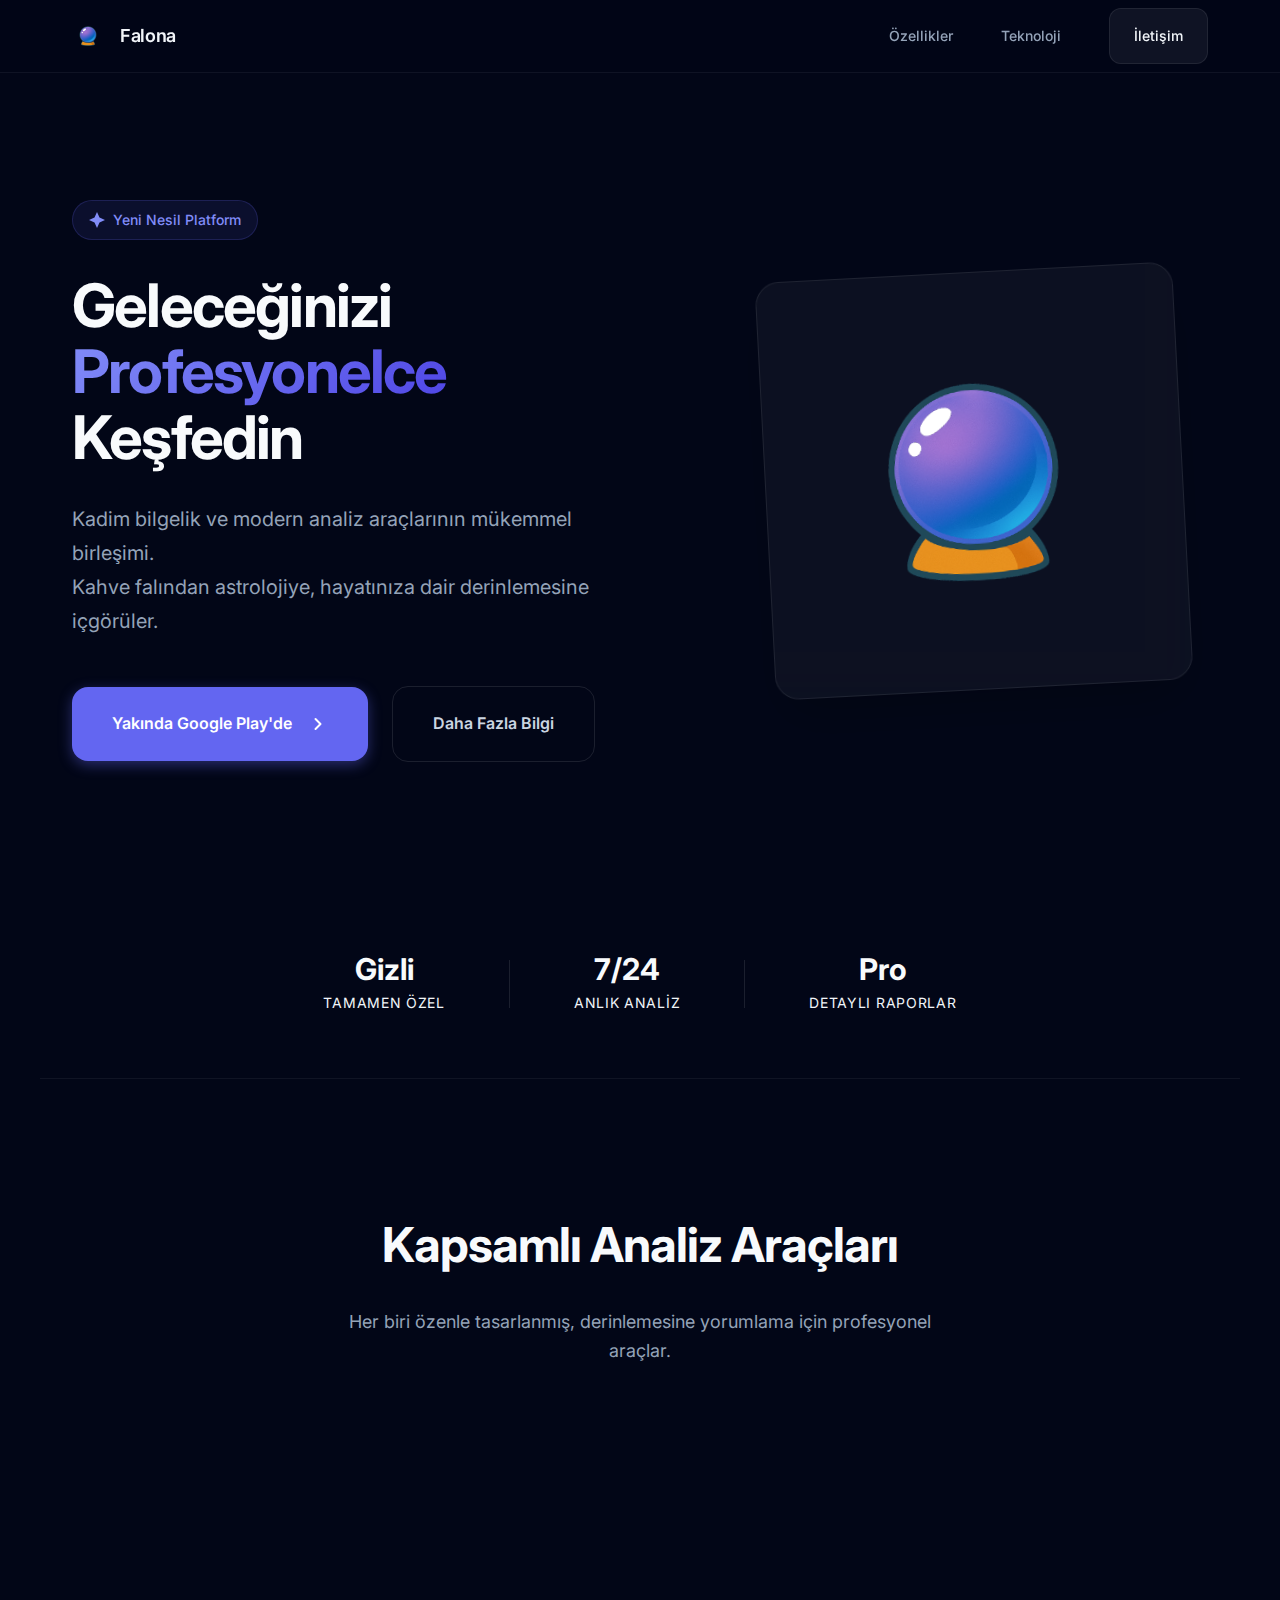
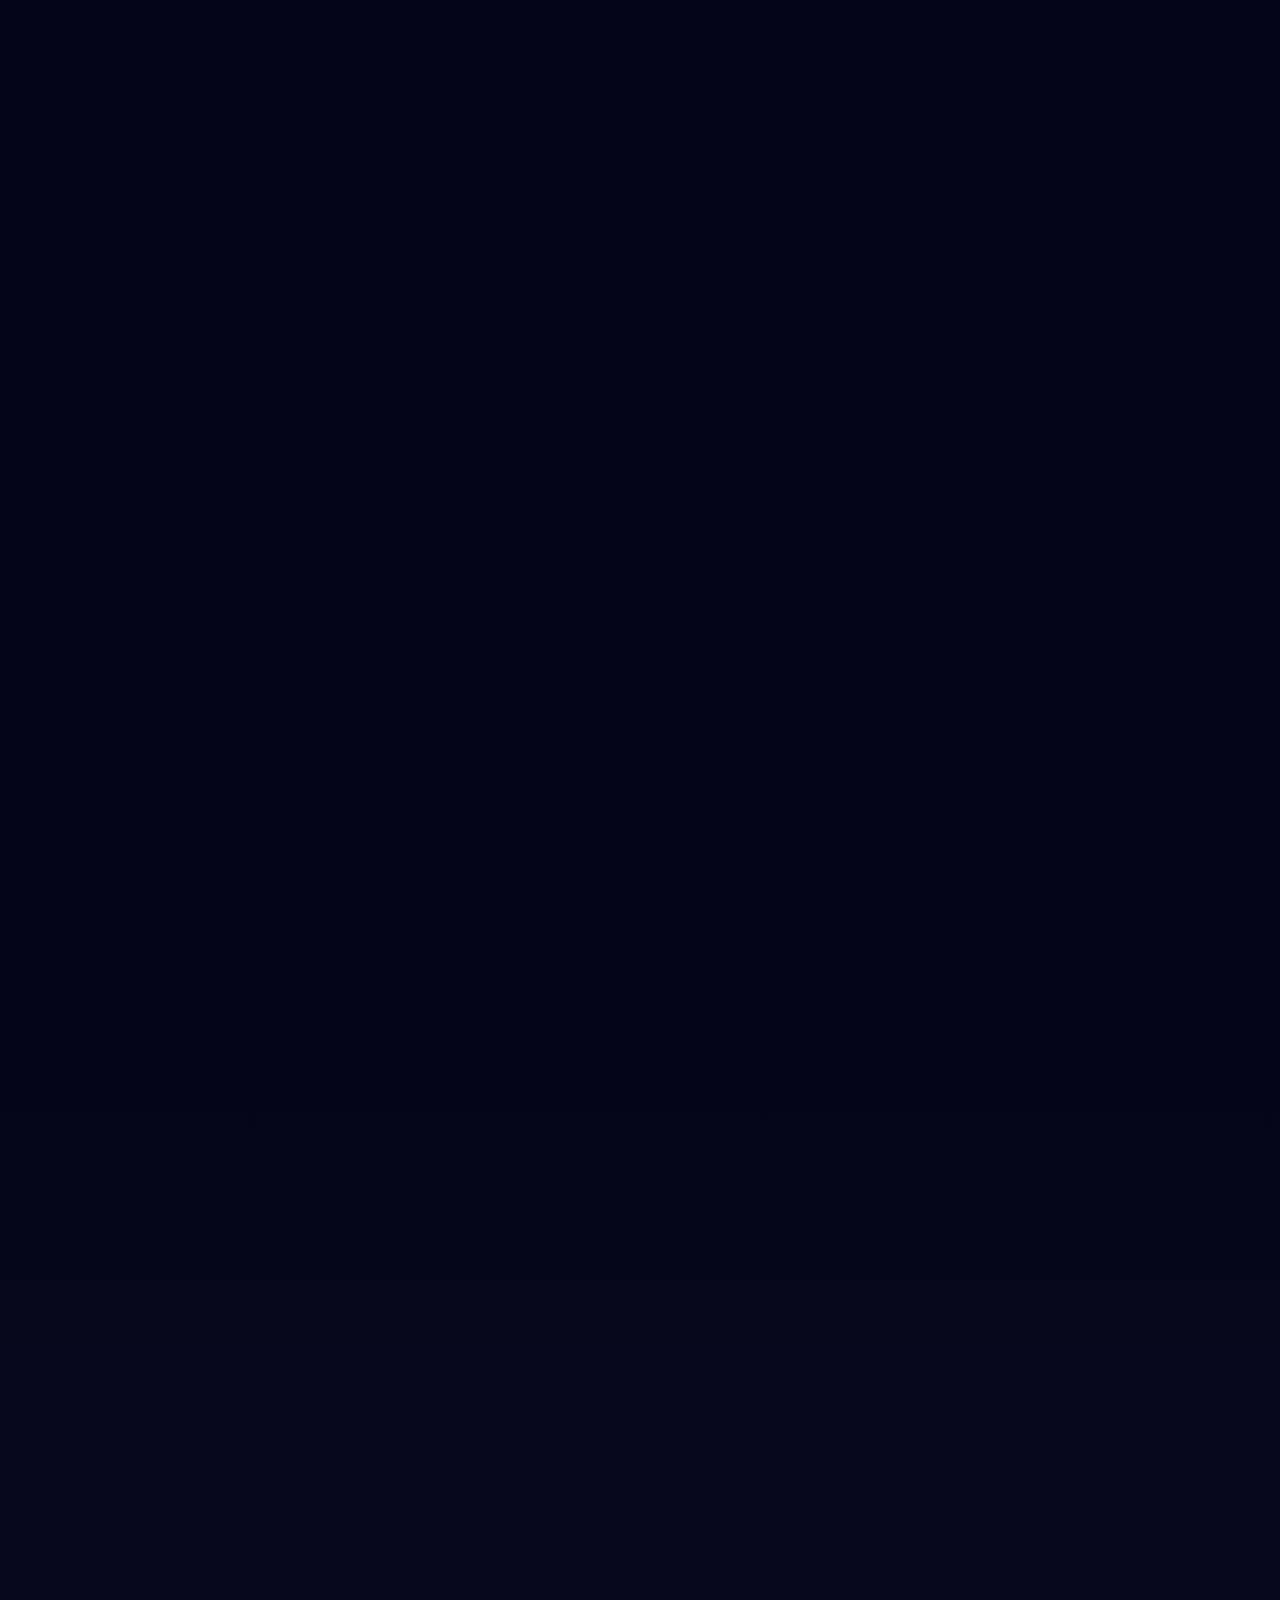
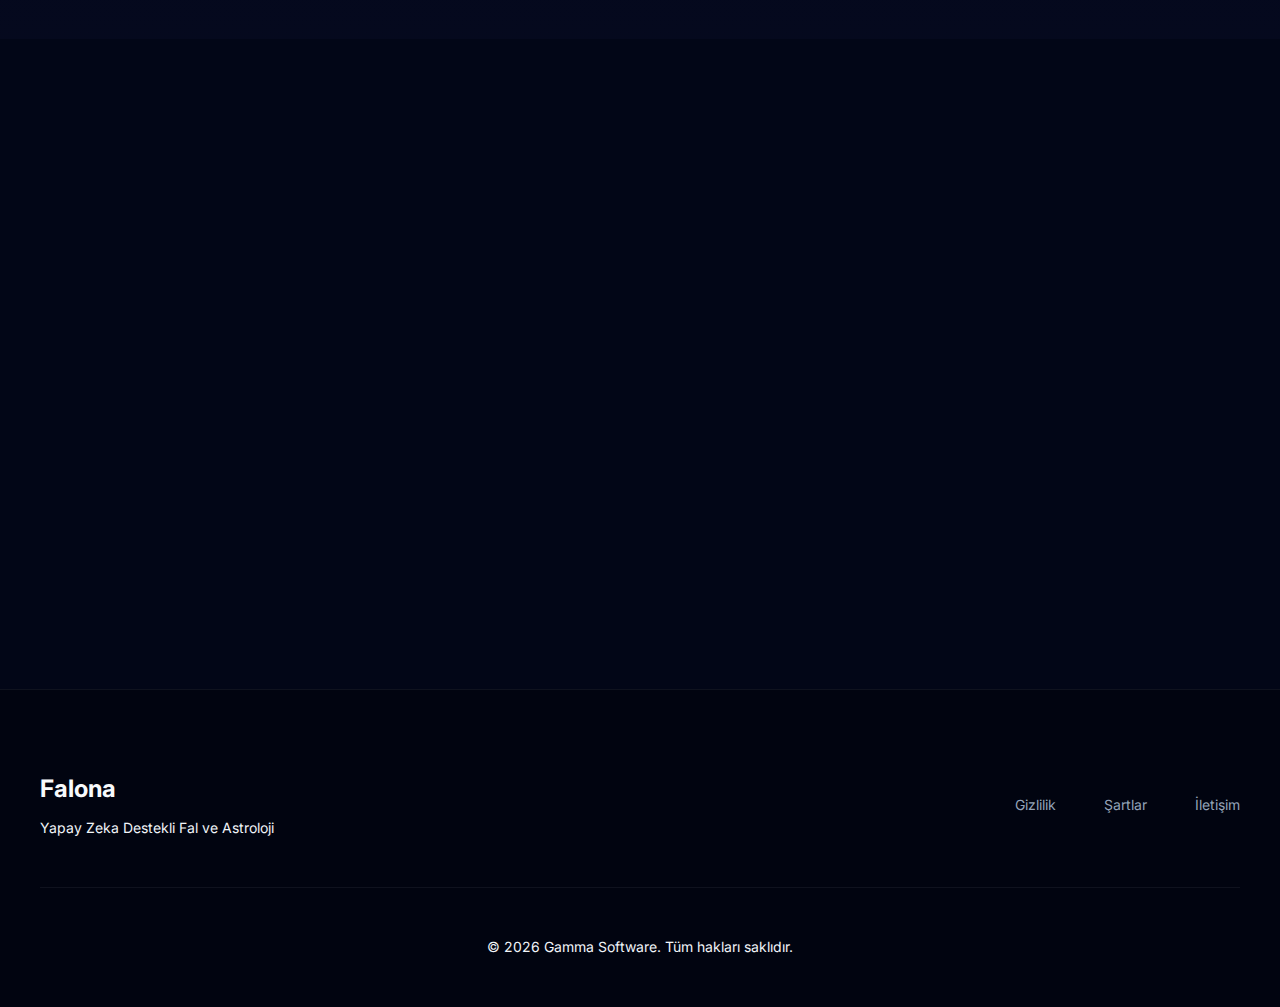
<file: index.html>
<!DOCTYPE html>
<html lang="tr">

<head>
    <meta charset="UTF-8">
    <meta name="viewport" content="width=device-width, initial-scale=1.0">
    <title>Falona — Geleceğinizi Keşfedin</title>
    <meta name="description" content="Modern teknolojiyle güçlendirilmiş profesyonel fal ve astroloji platformu.">
    <link rel="icon" href="falcilogo.png">
    <link rel="preconnect" href="https://fonts.googleapis.com">
    <link rel="preconnect" href="https://fonts.gstatic.com" crossorigin>
    <link href="https://fonts.googleapis.com/css2?family=Inter:wght@300;400;500;600;700;800&display=swap"
        rel="stylesheet">
    <link rel="stylesheet" href="styles.css">
</head>

<body>
    <!-- Navigation -->
    <nav class="nav">
        <div class="nav-inner">
            <div class="nav-brand">
                <img src="falcilogo.png" alt="Falona" class="nav-logo-img">
                <span class="nav-logo-text">Falona</span>
            </div>
            <div class="nav-links">
                <a href="#features">Özellikler</a>
                <a href="#technology">Teknoloji</a>
                <a href="contact.html" class="nav-cta">İletişim</a>
            </div>
        </div>
    </nav>

    <!-- Hero -->
    <section class="hero">
        <div class="hero-content">
            <div class="hero-badge">
                <svg width="16" height="16" viewBox="0 0 16 16" fill="none">
                    <path d="M8 0L10.5 5.5L16 8L10.5 10.5L8 16L5.5 10.5L0 8L5.5 5.5L8 0Z" fill="currentColor" />
                </svg>
                <span>Yeni Nesil Platform</span>
            </div>
            <h1 class="hero-title">
                Geleceğinizi<br>
                <span class="gradient-text">Profesyonelce</span> Keşfedin
            </h1>
            <p class="hero-lead">
                Kadim bilgelik ve modern analiz araçlarının mükemmel birleşimi.<br>
                Kahve falından astrolojiye, hayatınıza dair derinlemesine içgörüler.
            </p>
            <div class="hero-actions">
                <a href="#" class="btn btn-primary">
                    <span>Yakında Google Play'de</span>
                    <svg width="20" height="20" viewBox="0 0 20 20" fill="none">
                        <path d="M7.5 5L12.5 10L7.5 15" stroke="currentColor" stroke-width="2" stroke-linecap="round"
                            stroke-linejoin="round" />
                    </svg>
                </a>
                <a href="#features" class="btn btn-ghost">Daha Fazla Bilgi</a>
            </div>
        </div>
        <div class="hero-visual">
            <div class="hero-card">
                <img src="falcilogo.png" alt="Falona App" class="hero-app-img">
            </div>
        </div>
    </section>

    <!-- Social Proof -->
    <section class="proof">
        <div class="proof-item">
            <div class="proof-value">Gizli</div>
            <div class="proof-label">Tamamen Özel</div>
        </div>
        <div class="proof-divider"></div>
        <div class="proof-item">
            <div class="proof-value">7/24</div>
            <div class="proof-label">Anlık Analiz</div>
        </div>
        <div class="proof-divider"></div>
        <div class="proof-item">
            <div class="proof-value">Pro</div>
            <div class="proof-label">Detaylı Raporlar</div>
        </div>
    </section>

    <!-- Features -->
    <section id="features" class="features">
        <div class="section-header">
            <h2>Kapsamlı Analiz Araçları</h2>
            <p>Her biri özenle tasarlanmış, derinlemesine yorumlama için profesyonel araçlar.</p>
        </div>

        <div class="feature-grid">
            <!-- Large Card: Coffee Reading -->
            <div class="feature-card feature-large">
                <div class="feature-icon">☕</div>
                <h3>Kahve Falı Analizi</h3>
                <p>Telvedeki şekilleri görüntü işleme teknolojisiyle tarar, binlerce sembol veritabanıyla eşleştirerek
                    size en doğru yorumu sunarız.</p>
                <div class="feature-meta">
                    <span class="feature-tag">Görüntü İşleme</span>
                    <span class="feature-tag">Sembol Tanıma</span>
                </div>
            </div>

            <!-- Medium Cards -->
            <div class="feature-card">
                <div class="feature-icon">🃏</div>
                <h3>Tarot Ritüeli</h3>
                <p>78 kartlık Rider-Waite destesi ile bilinçaltı analizi.</p>
            </div>

            <div class="feature-card">
                <div class="feature-icon">✋</div>
                <h3>El Çizgisi Okuma</h3>
                <p>Hayat, akıl ve kalp çizgilerinizin yapısına göre karakter analizi.</p>
            </div>

            <!-- Tall Card: Astrology -->
            <div class="feature-card feature-tall">
                <div class="feature-icon">⭐</div>
                <h3>Astrolojik Harita</h3>
                <p>Doğum saatinize göre hesaplanan hassas yıldız haritası.</p>
                <ul class="feature-list">
                    <li>Günlük Burç Yorumu</li>
                    <li>Gezegen Konumları</li>
                    <li>Yükselen Burç</li>
                    <li>Ev Sistemi Analizi</li>
                </ul>
            </div>

            <!-- Remaining Cards -->
            <div class="feature-card">
                <div class="feature-icon">🌙</div>
                <h3>Rüya Tabiri</h3>
                <p>Sembollerin gizli mesajlarını çözümleyin.</p>
            </div>

            <div class="feature-card">
                <div class="feature-icon">🔢</div>
                <h3>Numeroloji</h3>
                <p>Sayıların gizli gücünü keşfedin.</p>
            </div>
        </div>
    </section>

    <!-- Technology -->
    <section id="technology" class="technology">
        <div class="tech-content">
            <div class="tech-text">
                <h2>Modern Teknoloji,<br>Kadim Bilgelik</h2>
                <p>Geleneksel yorumlama yöntemlerini modern veri analizi ile birleştiriyoruz. Her falınız, benzersiz
                    profil bilgilerinize göre kişiselleştirilir.</p>
                <div class="tech-features">
                    <div class="tech-feature">
                        <div class="tech-feature-icon">🔒</div>
                        <div>
                            <div class="tech-feature-title">Tam Gizlilik</div>
                            <div class="tech-feature-desc">Verileriniz şifrelenir ve asla paylaşılmaz</div>
                        </div>
                    </div>
                    <div class="tech-feature">
                        <div class="tech-feature-icon">✨</div>
                        <div>
                            <div class="tech-feature-title">Kişiselleştirilmiş</div>
                            <div class="tech-feature-desc">Size özel profil ve geçmiş analiziyle</div>
                        </div>
                    </div>
                </div>
            </div>
            <div class="tech-visual">
                <div class="tech-card">
                    <div class="tech-card-header">
                        <div class="tech-card-dot"></div>
                        <div class="tech-card-dot"></div>
                        <div class="tech-card-dot"></div>
                    </div>
                    <div class="tech-card-body">
                        <div class="tech-code-line"></div>
                        <div class="tech-code-line short"></div>
                        <div class="tech-code-line"></div>
                        <div class="tech-code-line medium"></div>
                    </div>
                </div>
            </div>
        </div>
    </section>

    <!-- CTA -->
    <section class="cta">
        <div class="cta-inner">
            <h2>Potansiyelinizi Keşfedin</h2>
            <p>Falona ile kendinizi daha iyi tanıyın. Kişisel gelişiminize yeni bir boyut katın.</p>
            <a href="#" class="btn btn-white">Hemen Başlayın</a>
        </div>
    </section>

    <!-- Footer -->
    <footer class="footer">
        <div class="footer-inner">
            <div class="footer-brand">
                <div class="footer-logo">Falona</div>
                <p class="footer-tagline">Yapay Zeka Destekli Fal ve Astroloji</p>
            </div>
            <div class="footer-links">
                <a href="privacy-policy.html">Gizlilik</a>
                <a href="terms-of-service.html">Şartlar</a>
                <a href="contact.html">İletişim</a>
            </div>
        </div>
        <div class="footer-bottom">
            <p>&copy; 2026 Gamma Software. Tüm hakları saklıdır.</p>
        </div>
    </footer>

    <script>
        // Smooth scroll reveal
        const observer = new IntersectionObserver((entries) => {
            entries.forEach(entry => {
                if (entry.isIntersecting) {
                    entry.target.classList.add('visible');
                }
            });
        }, { threshold: 0.1 });

        document.querySelectorAll('.feature-card, .tech-content, .cta-inner').forEach(el => {
            el.classList.add('reveal');
            observer.observe(el);
        });

        // Navbar scroll effect
        let lastScroll = 0;
        window.addEventListener('scroll', () => {
            const nav = document.querySelector('.nav');
            if (window.scrollY > 50) {
                nav.classList.add('scrolled');
            } else {
                nav.classList.remove('scrolled');
            }
        });
    </script>
</body>

</html>
</file>
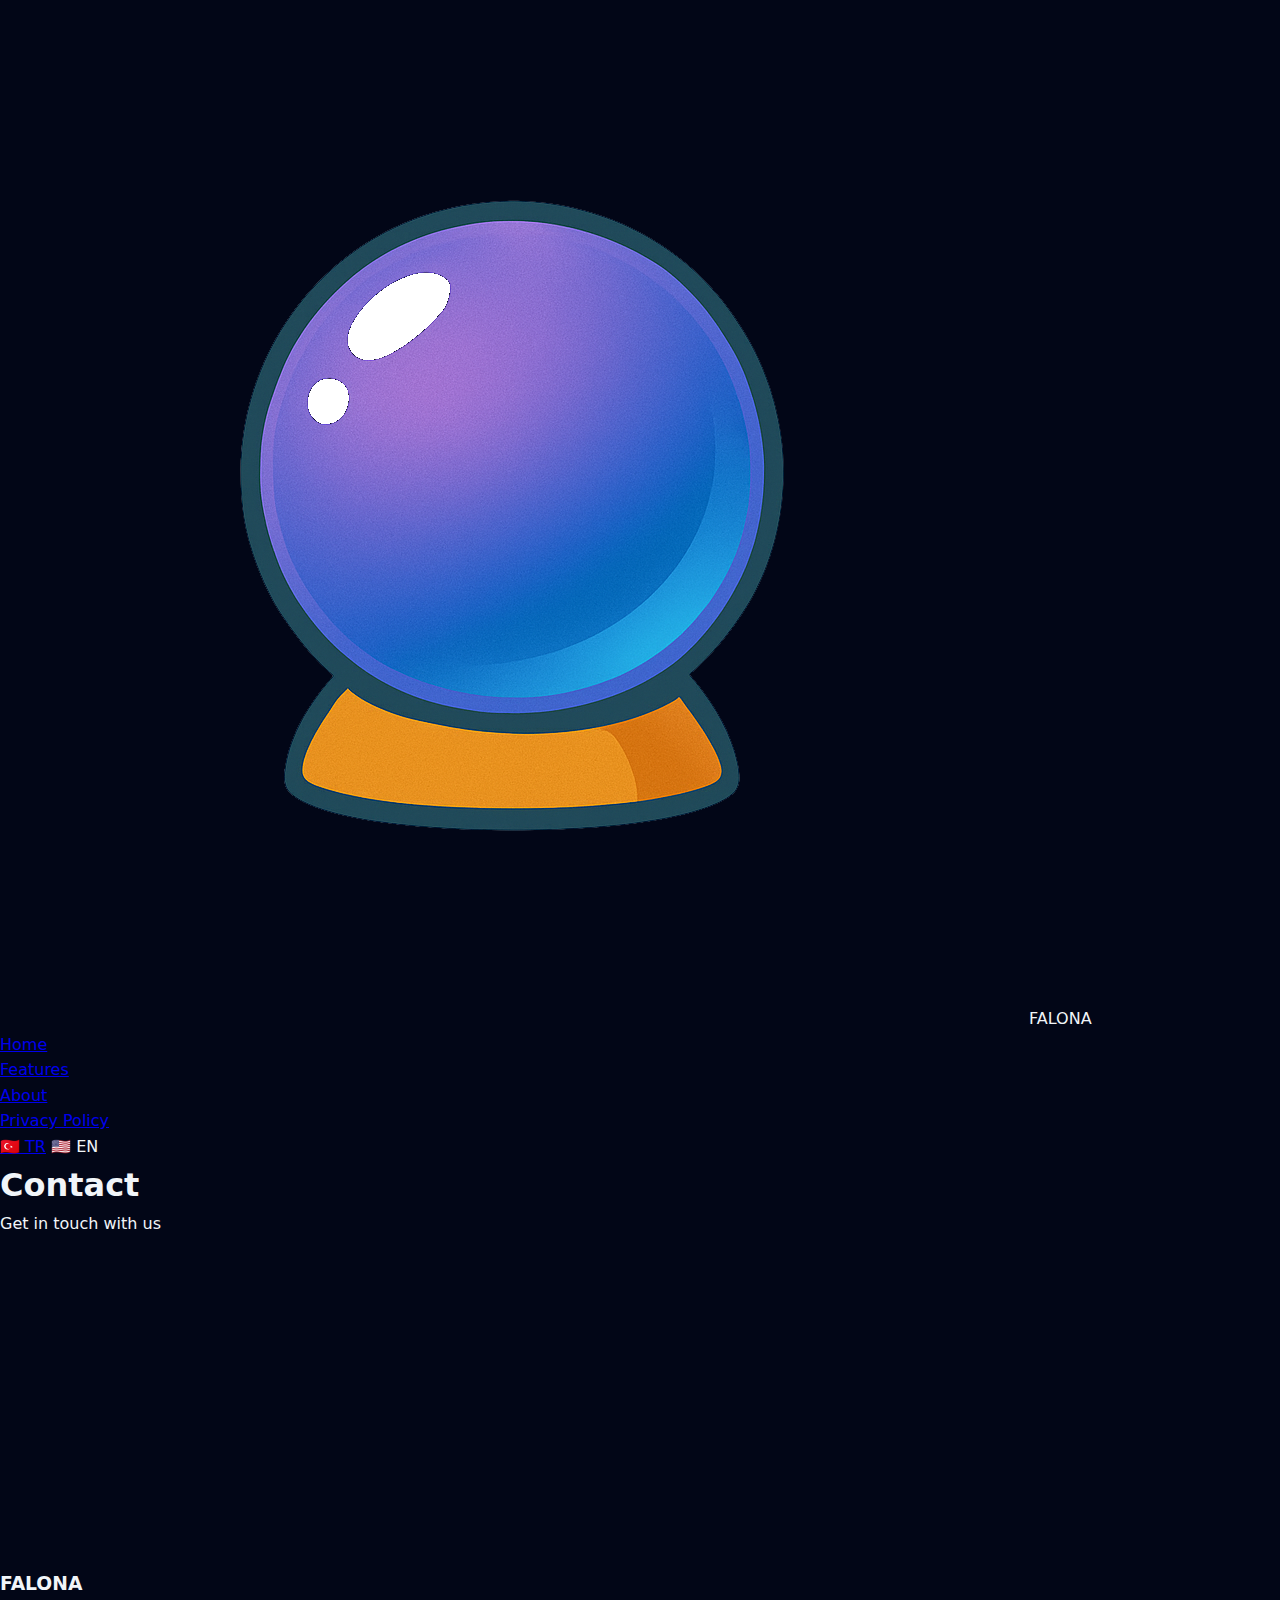
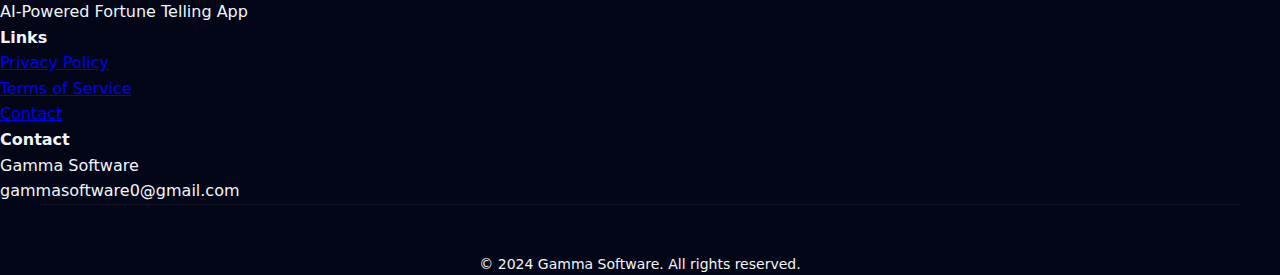
<file: contact-en.html>
<!DOCTYPE html>
<html lang="en">
<head>
    <meta charset="UTF-8">
    <meta name="viewport" content="width=device-width, initial-scale=1.0">
    <title>Contact - Falona</title>
    <meta name="description" content="Contact information and support for Falona app.">
    <link rel="stylesheet" href="styles.css">
    <link rel="icon" type="image/png" href="falcilogo.png">
</head>
<body>
    <header>
        <nav class="navbar">
            <div class="nav-container">
                <div class="nav-logo">
                    <img src="falcilogo.png" alt="Falona Logo" class="logo">
                    <span class="logo-text">FALONA</span>
                </div>
                <ul class="nav-menu">
                    <li><a href="index-en.html" class="nav-link">Home</a></li>
                    <li><a href="index-en.html#features" class="nav-link">Features</a></li>
                    <li><a href="index-en.html#about" class="nav-link">About</a></li>
                    <li><a href="privacy-policy-en.html" class="nav-link">Privacy Policy</a></li>
                    <li class="language-switcher">
                        <a href="contact.html" class="nav-link">🇹🇷 TR</a>
                        <span class="nav-link active">🇺🇸 EN</span>
                    </li>
                </ul>
            </div>
        </nav>
    </header>

    <main>
        <section class="privacy-policy">
            <div class="container">
                <h1 class="page-title">Contact</h1>
                <p class="last-updated">Get in touch with us</p>

                <div class="privacy-content">
                    <section class="privacy-section">
                        <h2>General Contact</h2>
                        <div class="contact-info">
                            <p><strong>Gamma Software</strong></p>
                            <p>Email: <a href="mailto:gammasoftware0@gmail.com">gammasoftware0@gmail.com</a></p>
                            <p>Support: <a href="mailto:gammasoftware0@gmail.com">gammasoftware0@gmail.com</a></p>
                        </div>
                    </section>

                    <section class="privacy-section">
                        <h2>Privacy and Data Protection</h2>
                        <div class="contact-info">
                            <p><strong>Privacy Policy Questions</strong></p>
                            <p>Email: <a href="mailto:gammasoftware0@gmail.com">gammasoftware0@gmail.com</a></p>
                        </div>
                    </section>

                    <section class="privacy-section">
                        <h2>App Support</h2>
                        <p>
                            For technical issues, suggestions or feedback regarding the Falona application, 
                            please contact us. We will get back to you as soon as possible.
                        </p>
                    </section>

                    <section class="privacy-section">
                        <h2>Response Time</h2>
                        <p>
                            We usually respond to email messages within 24-48 hours. 
                            For urgent matters, please write "URGENT" in the subject line.
                        </p>
                    </section>
                </div>
            </div>
        </section>
    </main>

    <footer>
        <div class="container">
            <div class="footer-content">
                <div class="footer-section">
                    <h3>FALONA</h3>
                    <p>AI-Powered Fortune Telling App</p>
                </div>
                <div class="footer-section">
                    <h4>Links</h4>
                    <ul>
                        <li><a href="privacy-policy-en.html">Privacy Policy</a></li>
                        <li><a href="terms-of-service-en.html">Terms of Service</a></li>
                        <li><a href="contact-en.html">Contact</a></li>
                    </ul>
                </div>
                <div class="footer-section">
                    <h4>Contact</h4>
                    <p>Gamma Software</p>
                    <p>gammasoftware0@gmail.com</p>
                </div>
            </div>
            <div class="footer-bottom">
                <p>&copy; 2024 Gamma Software. All rights reserved.</p>
            </div>
        </div>
    </footer>

    <script src="script.js"></script>
</body>
</html>
</file>
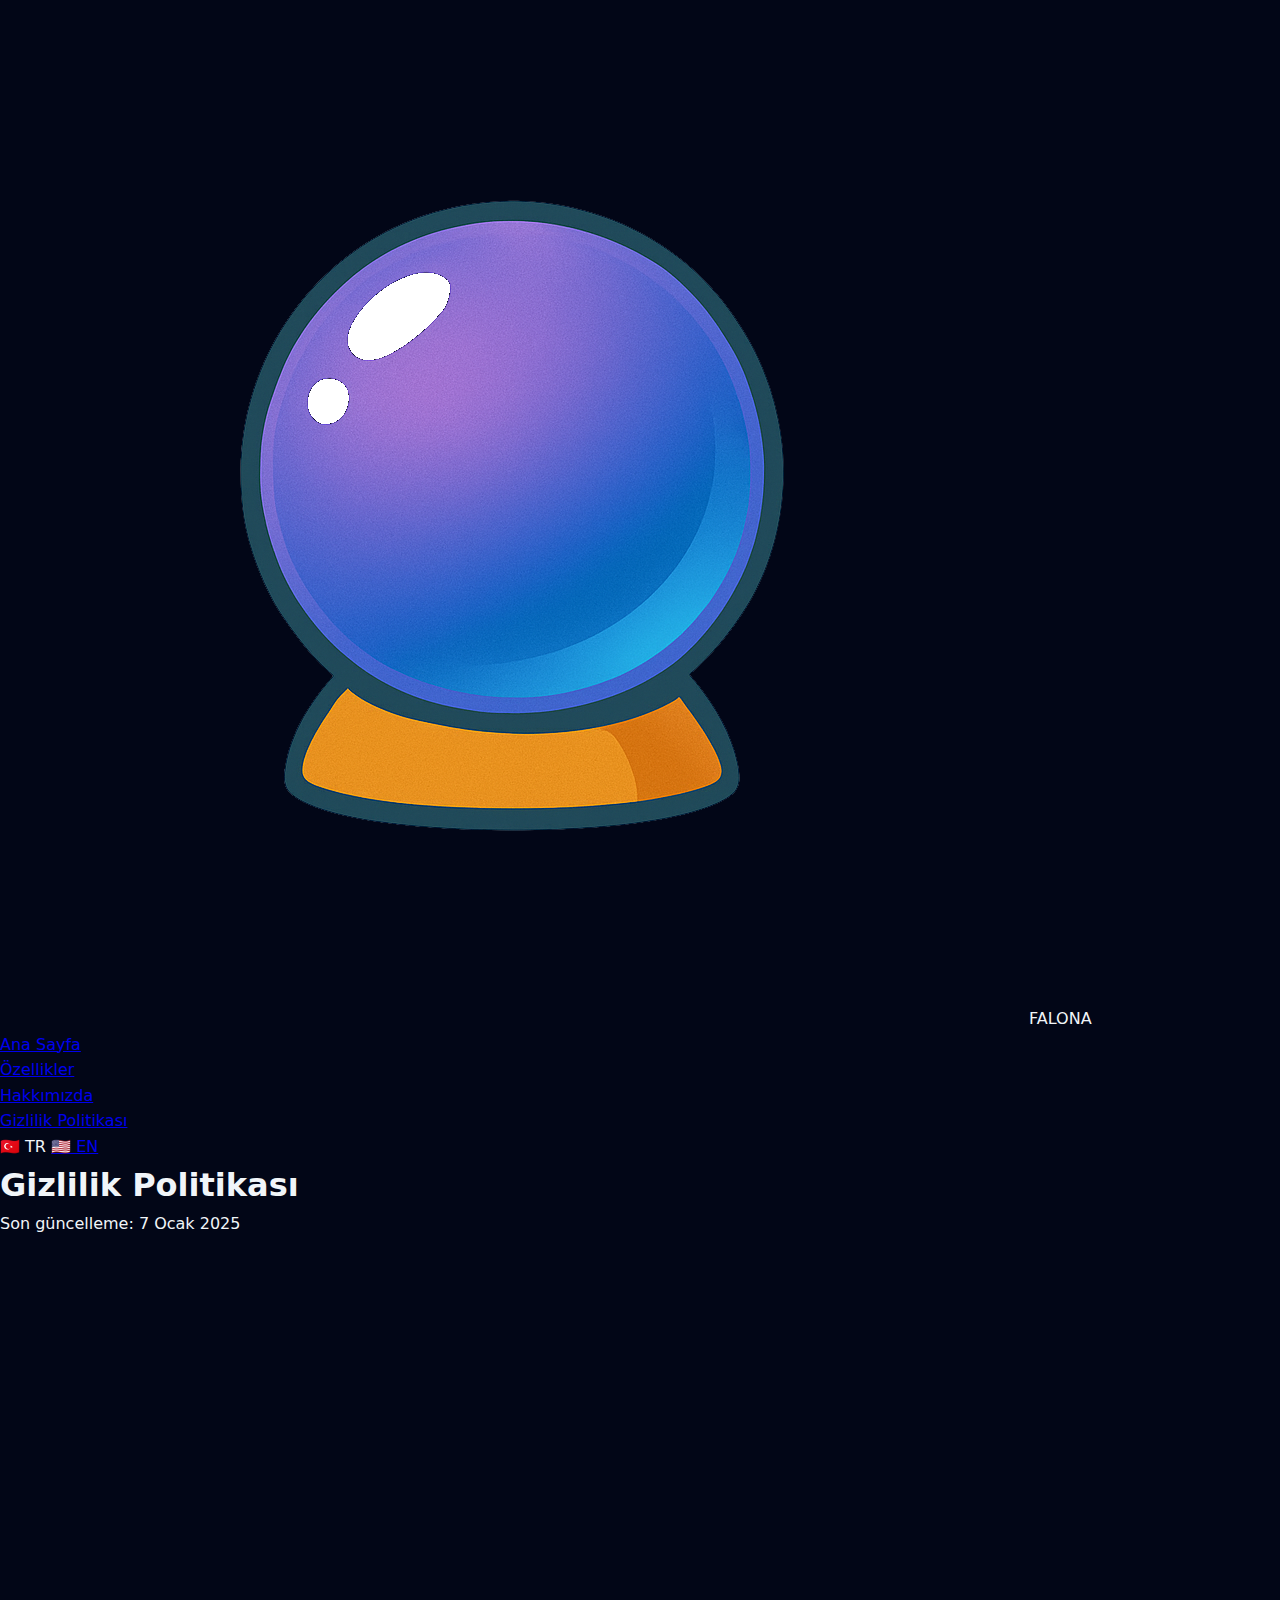
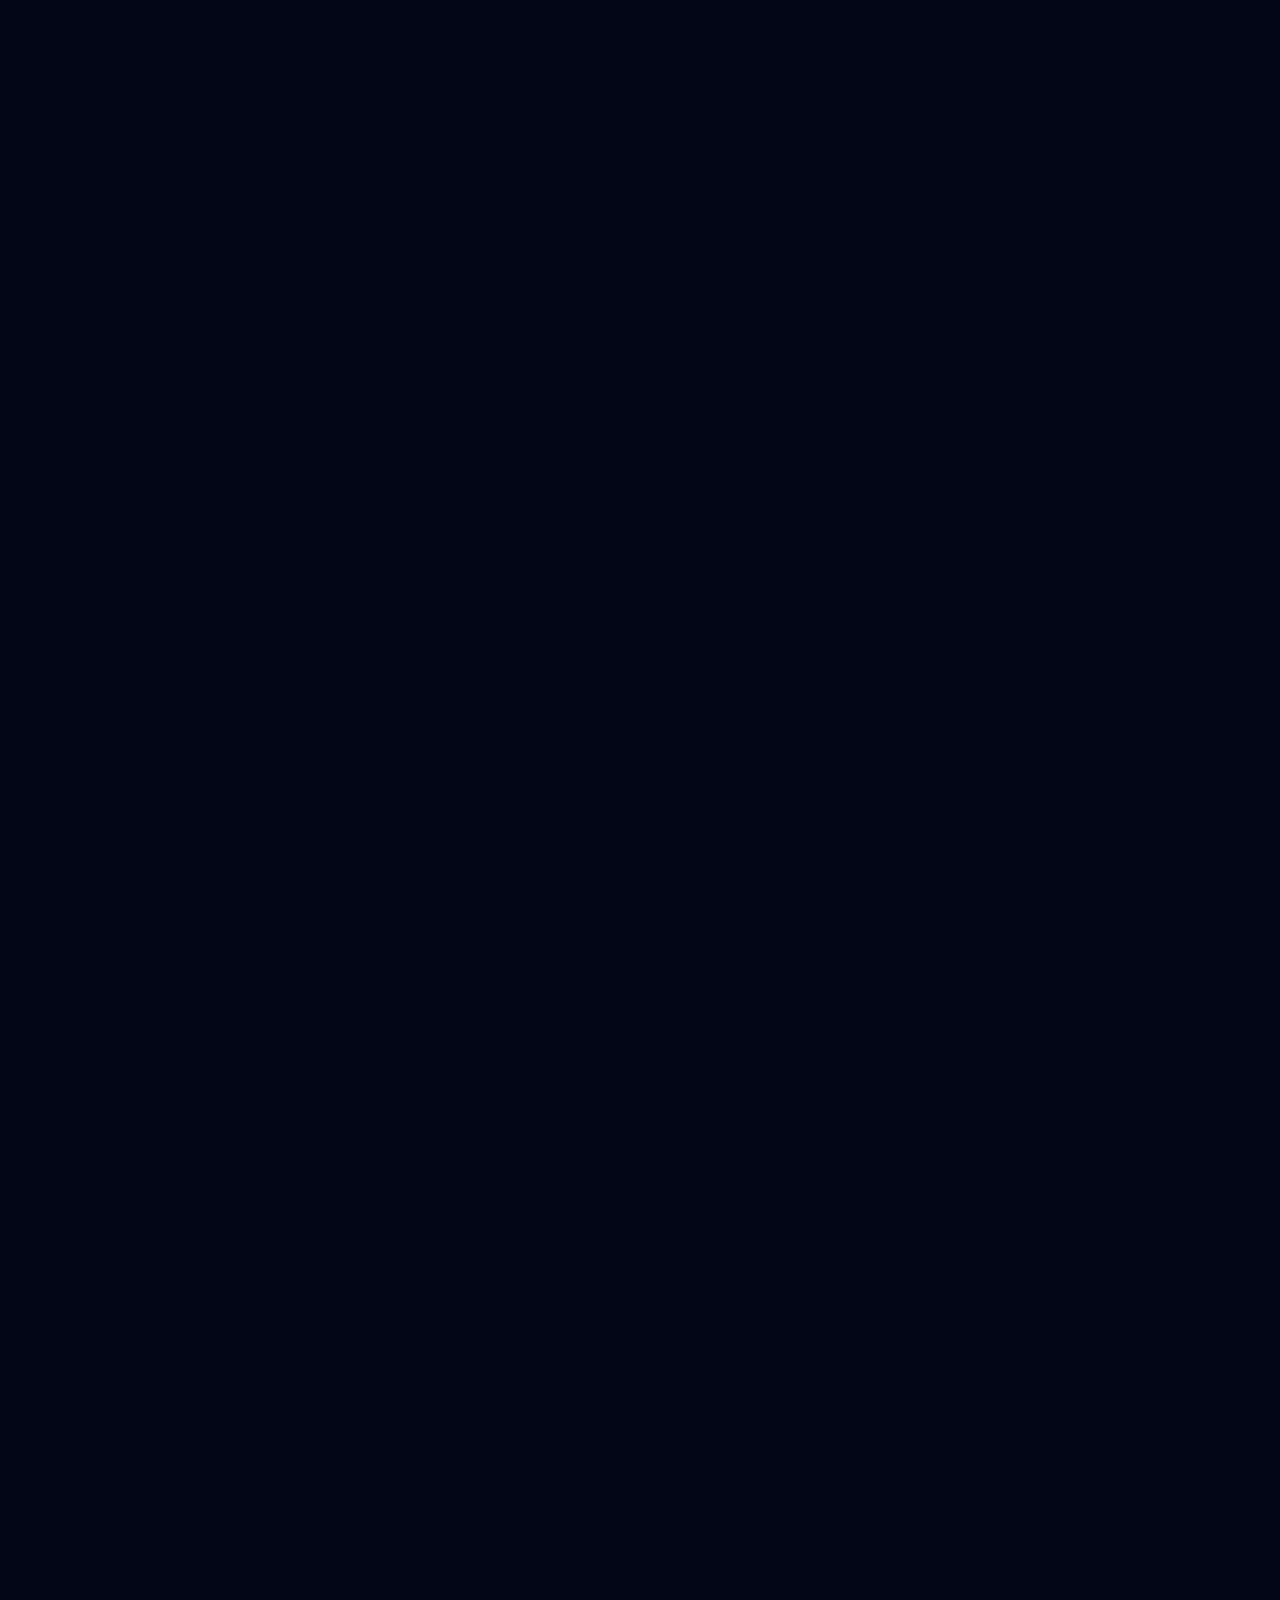
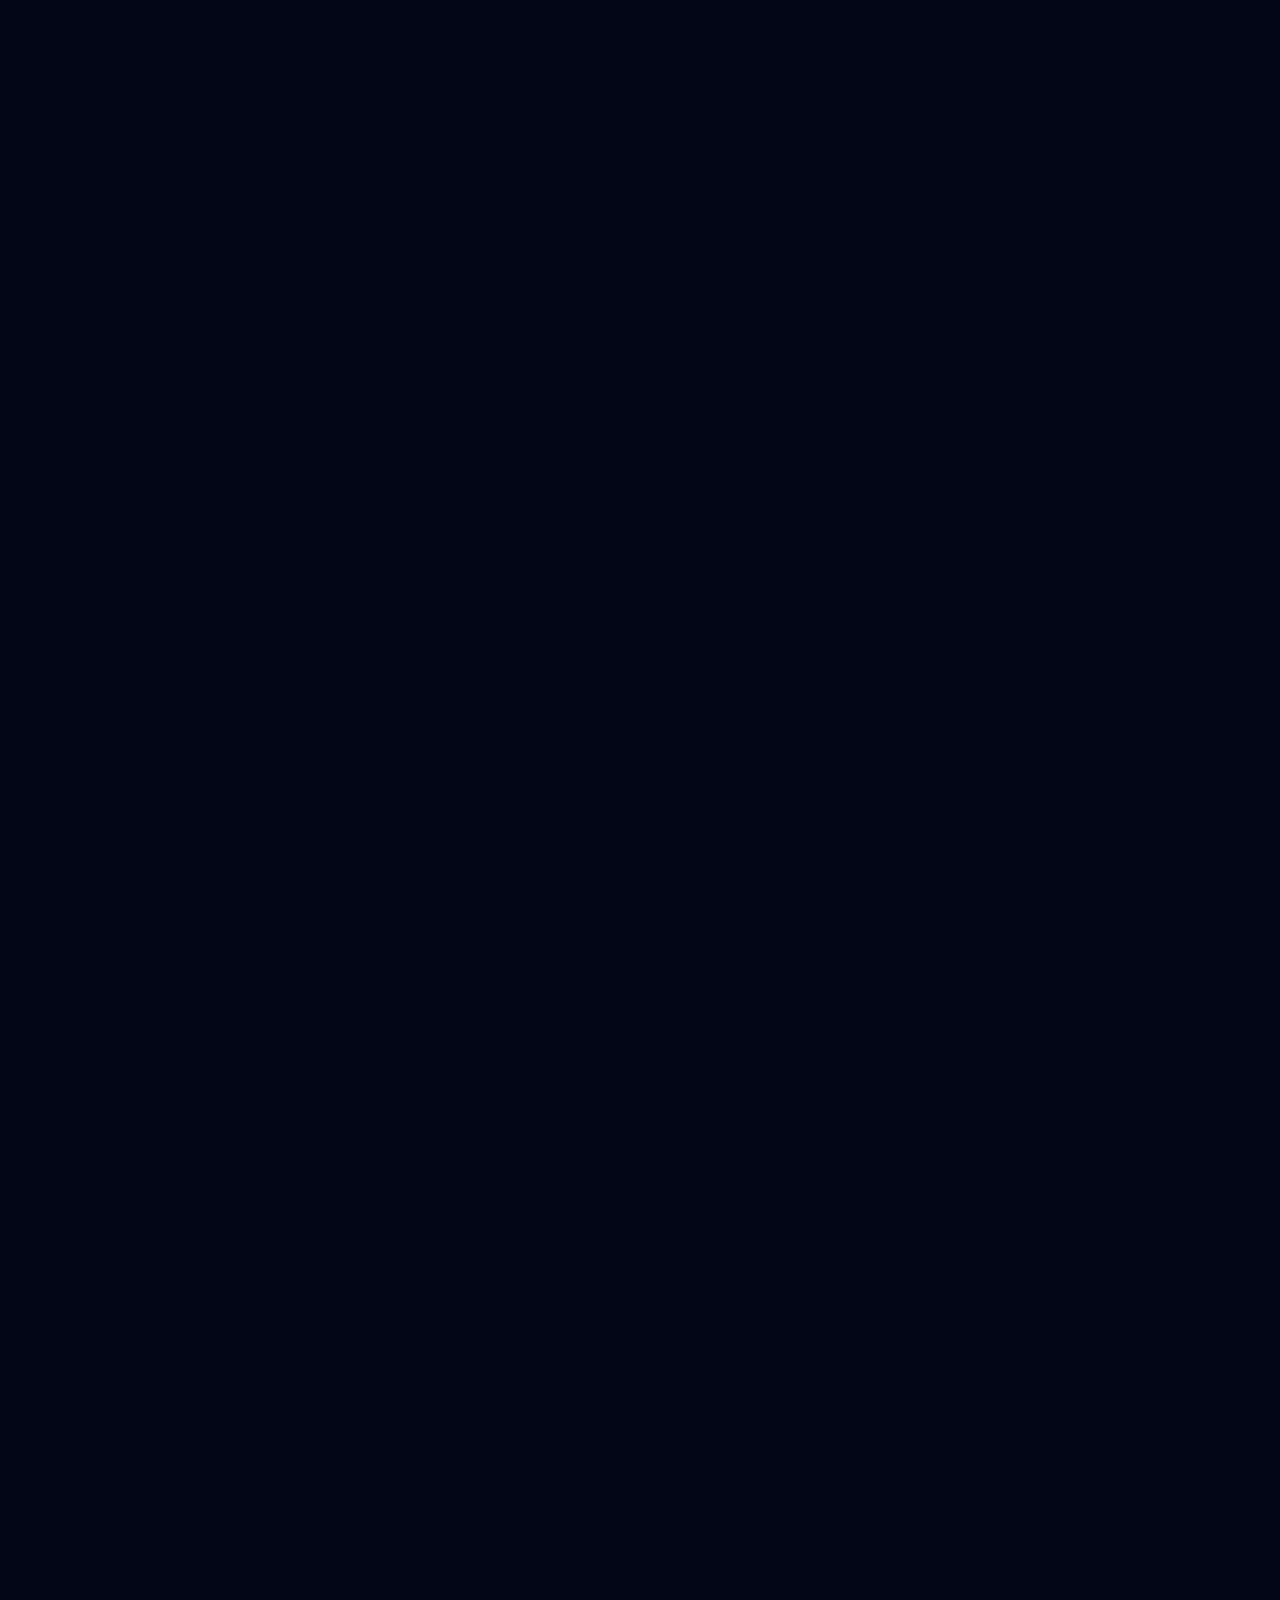
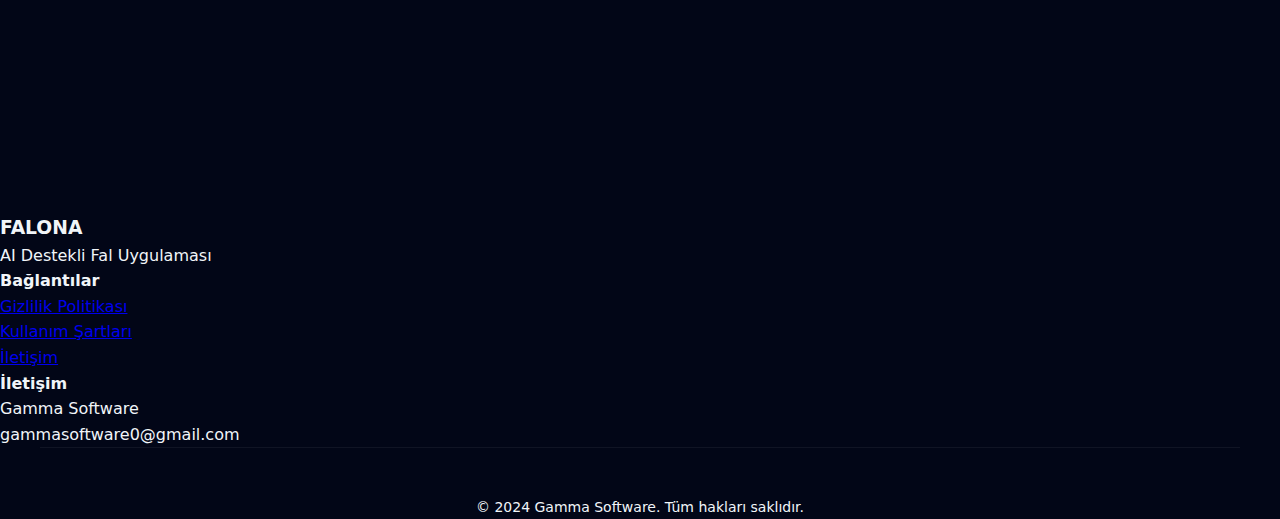
<file: privacy-policy.html>
<!DOCTYPE html>
<html lang="tr">
<head>
    <meta charset="UTF-8">
    <meta name="viewport" content="width=device-width, initial-scale=1.0">
    <title>Gizlilik Politikası - Falona</title>
    <meta name="description" content="Falona uygulamasının Google Play Console gereksinimlerine uygun kapsamlı gizlilik politikası. Kişisel verilerinizin nasıl toplandığı, işlendiği ve korunduğu hakkında detaylı bilgiler.">
    <link rel="stylesheet" href="styles.css">
    <link rel="icon" type="image/png" href="falcilogo.png">
</head>
<body>
    <header>
        <nav class="navbar">
            <div class="nav-container">
                <div class="nav-logo">
                    <img src="falcilogo.png" alt="Falona Logo" class="logo">
                    <span class="logo-text">FALONA</span>
                </div>
                <ul class="nav-menu">
                    <li><a href="index.html" class="nav-link">Ana Sayfa</a></li>
                    <li><a href="index.html#features" class="nav-link">Özellikler</a></li>
                    <li><a href="index.html#about" class="nav-link">Hakkımızda</a></li>
                    <li><a href="privacy-policy.html" class="nav-link active">Gizlilik Politikası</a></li>
                    <li class="language-switcher">
                        <span class="nav-link active">🇹🇷 TR</span>
                        <a href="privacy-policy-en.html" class="nav-link">🇺🇸 EN</a>
                    </li>
                </ul>
            </div>
        </nav>
    </header>

    <main>
        <section class="privacy-policy">
            <div class="container">
                <h1 class="page-title">Gizlilik Politikası</h1>
                <p class="last-updated">Son güncelleme: 7 Ocak 2025</p>

                <div class="privacy-content">
                    <section class="privacy-section">
                        <h2>1. Giriş ve Genel Bilgiler</h2>
                        <p>
                            Bu gizlilik politikası, Falona mobil uygulaması ("Uygulama") tarafından toplanan 
                            kişisel bilgilerin nasıl işlendiğini açıklamaktadır. Gamma Software ("Şirket", "biz", "bizim") 
                            olarak, kullanıcılarımızın gizliliğini korumak ve Google Play Console gereksinimlerine uygun 
                            şeffaflık sağlamak için bu politikayı hazırladık.
                        </p>
                        <p>
                            Bu uygulamayı kullanarak, bu gizlilik politikasında açıklanan veri işleme uygulamalarını 
                            kabul etmiş olursunuz. Uygulamamız Google Play Store'da yayınlanmıştır ve Google Play 
                            Geliştirici Program Politikaları'na tam uyumludur.
                        </p>
                    </section>

                    <section class="privacy-section">
                        <h2>2. Toplanan Kişisel ve Hassas Veriler</h2>
                        
                        <h3>2.1 Kişisel Bilgiler</h3>
                        <p>Uygulamamız aşağıdaki kişisel bilgileri toplayabilir:</p>
                        <ul>
                            <li><strong>Hesap Bilgileri:</strong> E-posta adresi, kullanıcı adı, profil fotoğrafı</li>
                            <li><strong>Profil Bilgileri:</strong> Ad, doğum tarihi, doğum saati, doğum yeri (astroloji analizi için)</li>
                            <li><strong>Fal Verileri:</strong> Tarot kartı seçimleri, el falı fotoğrafları, kahve falı fotoğrafları, rüya kayıtları</li>
                            <li><strong>Kullanım Verileri:</strong> Uygulama içi aktiviteler, tercihler, ayarlar, favori kartlar</li>
                        </ul>

                        <h3>2.2 Hassas Kullanıcı Verileri</h3>
                        <p>Google Play Console tanımına göre hassas veriler:</p>
                        <ul>
                            <li><strong>Cihaz Bilgileri:</strong> Cihaz modeli, işletim sistemi, benzersiz cihaz kimliği</li>
                            <li><strong>Kullanım İstatistikleri:</strong> Uygulama açılma süreleri, özellik kullanımı, hata raporları</li>
                            <li><strong>Konum Bilgileri:</strong> Genel konum bilgisi (opsiyonel, astroloji için - kullanıcı izni ile)</li>
                            <li><strong>Teknik Bilgiler:</strong> IP adresi, tarayıcı türü, uygulama versiyonu</li>
                            <li><strong>Medya Dosyaları:</strong> El falı ve kahve falı fotoğrafları (kullanıcı tarafından yüklenen)</li>
                        </ul>

                        <h3>2.3 Otomatik Olarak Toplanan Bilgiler</h3>
                        <ul>
                            <li><strong>Firebase Analytics:</strong> Uygulama kullanım analizi ve performans metrikleri</li>
                            <li><strong>Crashlytics:</strong> Hata raporlama ve uygulama kararlılığı analizi</li>
                            <li><strong>Google Mobile Ads:</strong> Reklam performans analizi ve kişiselleştirme</li>
                            <li><strong>Local Storage:</strong> Uygulama tercihleri ve geçici veriler</li>
                        </ul>
                    </section>

                    <section class="privacy-section">
                        <h2>3. Veri Toplama Amaçları ve Yasal Dayanak</h2>
                        <p>Toplanan veriler aşağıdaki amaçlarla kullanılmaktadır:</p>
                        <ul>
                            <li><strong>Hizmet Sağlama:</strong> Fal analizleri, kişiselleştirilmiş içerik sunumu, AI destekli yorumlar</li>
                            <li><strong>Hesap Yönetimi:</strong> Kullanıcı hesaplarının oluşturulması, yönetimi ve güvenliği</li>
                            <li><strong>Uygulama Geliştirme:</strong> Performans analizi, hata düzeltme, yeni özellik geliştirme</li>
                            <li><strong>Güvenlik:</strong> Dolandırıcılık önleme, hesap güvenliği, kötüye kullanım tespiti</li>
                            <li><strong>İletişim:</strong> Kullanıcı desteği, önemli güncellemeler, pazarlama (izin ile)</li>
                            <li><strong>Reklamlar:</strong> Kişiselleştirilmiş reklam gösterimi (Google Mobile Ads)</li>
                        </ul>
                        
                        <h3>3.1 Yasal Dayanaklar (GDPR Uyumlu)</h3>
                        <ul>
                            <li><strong>Rıza:</strong> Fal analizleri ve pazarlama için açık kullanıcı rızası</li>
                            <li><strong>Sözleşme:</strong> Hizmet sunumu için gerekli veri işleme</li>
                            <li><strong>Meşru Menfaat:</strong> Uygulama geliştirme ve güvenlik için veri işleme</li>
                            <li><strong>Yasal Yükümlülük:</strong> Yasal gerekliliklerin yerine getirilmesi</li>
                        </ul>
                    </section>

                    <section class="privacy-section">
                        <h2>4. Üçüncü Taraf Servisleri ve SDK'lar</h2>
                        <p>Uygulamamız aşağıdaki güvenilir üçüncü taraf servisleri kullanmaktadır:</p>
                        
                        <h3>4.1 Google Services</h3>
                        <ul>
                            <li><strong>Firebase:</strong> Veritabanı, kimlik doğrulama, depolama, analitik</li>
                            <li><strong>Google Sign-In:</strong> Sosyal medya girişi</li>
                            <li><strong>Google Mobile Ads:</strong> Reklam gösterimi ve analizi</li>
                            <li><strong>Google Play Services:</strong> Uygulama güncellemeleri ve hizmetler</li>
                        </ul>

                        <h3>4.2 SDK Güvenlik Taahhütleri</h3>
                        <p>Tüm kullandığımız SDK'lar:</p>
                        <ul>
                            <li>Google Play Geliştirici Program Politikaları'na uygun çalışır</li>
                            <li>Kişisel verilerinizi satmaz veya üçüncü taraflarla paylaşmaz</li>
                            <li>Güvenli veri işleme standartlarına uyar</li>
                            <li>KVKK ve GDPR gereksinimlerini karşılar</li>
                        </ul>

                        <h3>4.3 Veri Paylaşımı</h3>
                        <p>Kişisel verileriniz aşağıdaki durumlarda paylaşılabilir:</p>
                        <ul>
                            <li><strong>Hizmet Sağlayıcıları:</strong> Firebase, Google gibi güvenilir üçüncü taraf servisler</li>
                            <li><strong>Yasal Zorunluluklar:</strong> Mahkeme kararı, yasal süreçler, kamu güvenliği</li>
                            <li><strong>Güvenlik:</strong> Dolandırıcılık önleme, güvenlik ihlalleri, kötüye kullanım</li>
                            <li><strong>İş Ortaklıkları:</strong> Anonimleştirilmiş analitik veriler (kişisel bilgi içermez)</li>
                        </ul>
                        <p>
                            <strong>Önemli:</strong> Fal analizleriniz ve kişisel fal verileriniz hiçbir zaman 
                            üçüncü taraflarla paylaşılmaz veya satılmaz.
                        </p>
                    </section>

                    <section class="privacy-section">
                        <h2>5. Veri Güvenliği ve Koruma Önlemleri</h2>
                        <p>Verilerinizin güvenliğini sağlamak için aşağıdaki önlemleri alıyoruz:</p>
                        
                        <h3>5.1 Teknik Güvenlik Önlemleri</h3>
                        <ul>
                            <li><strong>Şifreleme:</strong> Verileriniz şifrelenmiş olarak saklanır (AES-256)</li>
                            <li><strong>Güvenli Bağlantılar:</strong> HTTPS protokolü ve TLS 1.3 kullanımı</li>
                            <li><strong>Erişim Kontrolü:</strong> Sınırlı personel erişimi ve çok faktörlü kimlik doğrulama</li>
                            <li><strong>Düzenli Güvenlik Güncellemeleri:</strong> Sistem güvenlik güncellemeleri</li>
                            <li><strong>Firebase Güvenlik:</strong> Google'ın enterprise-grade güvenlik altyapısı</li>
                        </ul>

                        <h3>5.2 Organizasyonel Güvenlik Önlemleri</h3>
                        <ul>
                            <li><strong>Personel Eğitimi:</strong> Veri koruma ve güvenlik eğitimleri</li>
                            <li><strong>Erişim Yönetimi:</strong> Rol tabanlı erişim kontrolü</li>
                            <li><strong>Denetim:</strong> Düzenli güvenlik denetimleri ve penetrasyon testleri</li>
                            <li><strong>Olay Müdahalesi:</strong> Güvenlik ihlali müdahale planı</li>
                        </ul>
                    </section>

                    <section class="privacy-section">
                        <h2>6. Çocukların Gizliliği ve COPPA Uyumluluğu</h2>
                        <p>
                            Uygulamamız 13 yaş altındaki çocuklardan bilerek kişisel bilgi toplamamaktadır. 
                            COPPA (Children's Online Privacy Protection Act) gereksinimlerine tam uyumluyuz.
                        </p>
                        <p>
                            Eğer bir ebeveyn veya vasi iseniz ve çocuğunuzun kişisel bilgilerini bizimle 
                            paylaştığını düşünüyorsanız, lütfen derhal bizimle iletişime geçin. Bu durumda 
                            verileri derhal sileriz.
                        </p>
                        <p>
                            <strong>13-18 yaş arası kullanıcılar:</strong> Bu yaş grubundaki kullanıcıların 
                            ebeveyn onayı alınması önerilir.
                        </p>
                    </section>

                    <section class="privacy-section">
                        <h2>7. Kullanıcı Hakları (KVKK ve GDPR)</h2>
                        <p>KVKK ve GDPR kapsamında aşağıdaki haklara sahipsiniz:</p>
                        
                        <h3>7.1 Temel Haklar</h3>
                        <ul>
                            <li><strong>Erişim Hakkı:</strong> Kişisel verilerinize erişim talep etme</li>
                            <li><strong>Düzeltme Hakkı:</strong> Yanlış bilgileri düzeltme</li>
                            <li><strong>Silme Hakkı:</strong> Kişisel verilerinizin silinmesini talep etme</li>
                            <li><strong>Kısıtlama Hakkı:</strong> Veri işlemenin kısıtlanmasını talep etme</li>
                            <li><strong>Taşınabilirlik Hakkı:</strong> Verilerinizi başka bir servise aktarma</li>
                            <li><strong>İtiraz Hakkı:</strong> Veri işlemeye itiraz etme</li>
                        </ul>

                        <h3>7.2 Haklarınızı Kullanma</h3>
                        <p>
                            Bu haklarınızı kullanmak için <a href="mailto:privacy@gammasoftware0@gmail.com">privacy@gammasoftware0@gmail.com</a> 
                            adresine e-posta gönderebilirsiniz. Talebinizi en geç 30 gün içinde yanıtlarız.
                        </p>
                        
                        <h3>7.3 Hesap Silme</h3>
                        <p>
                            Hesabınızı silmek istediğinizde, uygulama içinden veya web sitemizden 
                            kolayca başlatabilirsiniz. Hesap silindiğinde, hesabınızla ilişkili 
                            tüm kişisel veriler de silinir.
                        </p>
                    </section>

                    <section class="privacy-section">
                        <h2>8. Çerezler ve Takip Teknolojileri</h2>
                        <p>Uygulamamız aşağıdaki teknolojileri kullanmaktadır:</p>
                        
                        <h3>8.1 Kullanılan Teknolojiler</h3>
                        <ul>
                            <li><strong>Firebase Analytics:</strong> Uygulama kullanım analizi ve performans ölçümü</li>
                            <li><strong>Crashlytics:</strong> Hata raporlama ve uygulama kararlılığı analizi</li>
                            <li><strong>Google Mobile Ads:</strong> Reklam performans analizi ve kişiselleştirme</li>
                            <li><strong>Local Storage:</strong> Uygulama tercihleri ve geçici veriler</li>
                            <li><strong>Session Storage:</strong> Oturum bilgileri ve geçici veriler</li>
                        </ul>

                        <h3>8.2 Çerez Yönetimi</h3>
                        <p>
                            Uygulama içinde çerez ayarlarınızı yönetebilirsiniz. Ancak bazı çerezler 
                            uygulamanın temel işlevselliği için gereklidir.
                        </p>
                    </section>

                    <section class="privacy-section">
                        <h2>9. Veri Saklama Süreleri</h2>
                        <p>Verilerinizi aşağıdaki süreler boyunca saklarız:</p>
                        <ul>
                            <li><strong>Hesap Bilgileri:</strong> Hesap aktif olduğu sürece</li>
                            <li><strong>Fal Verileri:</strong> Hesap silinene kadar</li>
                            <li><strong>Analitik Veriler:</strong> 2 yıl (anonimleştirilmiş)</li>
                            <li><strong>Hata Raporları:</strong> 1 yıl</li>
                            <li><strong>İletişim Kayıtları:</strong> 3 yıl</li>
                            <li><strong>Güvenlik Logları:</strong> 1 yıl</li>
                        </ul>
                        <p>
                            Yasal yükümlülüklerimiz nedeniyle bazı verileri daha uzun süre 
                            saklamak zorunda kalabiliriz.
                        </p>
                    </section>

                    <section class="privacy-section">
                        <h2>10. Uluslararası Veri Transferi</h2>
                        <p>
                            Verileriniz Firebase ve Google servisleri aracılığıyla uluslararası sunucularda 
                            saklanabilir. Bu transferler, uygun güvenlik önlemleri ve yasal düzenlemeler 
                            çerçevesinde gerçekleştirilir.
                        </p>
                        <p>
                            <strong>GDPR Uyumluluğu:</strong> AB'den veri transferleri için yeterli koruma 
                            seviyesi sağlanır veya uygun aktarım mekanizmaları kullanılır.
                        </p>
                    </section>

                    <section class="privacy-section">
                        <h2>11. Veri Güvenliği İhlali Bildirimi</h2>
                        <p>
                            Eğer kişisel verilerinizin güvenliğini etkileyen bir ihlal tespit edersek:
                        </p>
                        <ul>
                            <li>72 saat içinde ilgili otoritelere bildiririz</li>
                            <li>Etkilenen kullanıcıları derhal bilgilendiririz</li>
                            <li>İhlalin etkilerini minimize etmek için gerekli önlemleri alırız</li>
                            <li>Olayı detaylı olarak araştırırız</li>
                        </ul>
                    </section>

                    <section class="privacy-section">
                        <h2>12. Politika Değişiklikleri</h2>
                        <p>
                            Bu gizlilik politikasını zaman zaman güncelleyebiliriz. Önemli değişiklikler 
                            durumunda uygulama içi bildirim veya e-posta ile sizi bilgilendiririz. 
                            Değişikliklerin yürürlüğe girdiği tarih bu sayfanın üstünde belirtilir.
                        </p>
                        <p>
                            Politika değişikliklerini takip etmek için düzenli olarak bu sayfayı kontrol etmenizi öneririz.
                        </p>
                    </section>

                    <section class="privacy-section">
                        <h2>13. İletişim ve Şikayetler</h2>
                        <p>
                            Bu gizlilik politikası hakkında sorularınız varsa veya veri koruma haklarınızı 
                            kullanmak istiyorsanız, lütfen bizimle iletişime geçin:
                        </p>
                        <div class="contact-info">
                            <p><strong>Gamma Software</strong></p>
                            <p><strong>Veri Koruma Sorumlusu:</strong> privacy@gammasoftware0@gmail.com</p>
                            <p><strong>Genel İletişim:</strong> gammasoftware0@gmail.com</p>
                            <p><strong>Posta Adresi:</strong> [Şirket adresi buraya eklenecek]</p>
                        </div>
                        
                        <h3>13.1 Şikayet Hakkı</h3>
                        <p>
                            Veri koruma haklarınızın ihlal edildiğini düşünüyorsanız, yerel veri koruma 
                            otoritesine şikayet edebilirsiniz.
                        </p>
                    </section>

                    <section class="privacy-section">
                        <h2>14. Google Play Console Uyumluluğu</h2>
                        <p>
                            Bu gizlilik politikası Google Play Console gereksinimlerine tam uyumludur:
                        </p>
                        <ul>
                            <li>Google Play Geliştirici Program Politikaları'na uygun</li>
                            <li>Kullanıcı Verileri Politikası gereksinimlerini karşılar</li>
                            <li>Hassas veri işleme şartlarına uygun</li>
                            <li>Çocuk koruma politikalarına uygun</li>
                            <li>Veri güvenliği standartlarına uygun</li>
                        </ul>
                    </section>
                </div>
            </div>
        </section>
    </main>

    <footer>
        <div class="container">
            <div class="footer-content">
                <div class="footer-section">
                    <h3>FALONA</h3>
                    <p>AI Destekli Fal Uygulaması</p>
                </div>
                <div class="footer-section">
                    <h4>Bağlantılar</h4>
                    <ul>
                        <li><a href="privacy-policy.html">Gizlilik Politikası</a></li>
                        <li><a href="terms-of-service.html">Kullanım Şartları</a></li>
                        <li><a href="contact.html">İletişim</a></li>
                    </ul>
                </div>
                <div class="footer-section">
                    <h4>İletişim</h4>
                    <p>Gamma Software</p>
                    <p>gammasoftware0@gmail.com</p>
                </div>
            </div>
            <div class="footer-bottom">
                <p>&copy; 2024 Gamma Software. Tüm hakları saklıdır.</p>
            </div>
        </div>
    </footer>

    <script src="script.js"></script>
</body>
</html>
</file>
<file: styles.css>
/* ===================================
   FALONA — ELITE DESIGN SYSTEM
   ================================ */

/* Reset */
*,
*::before,
*::after {
    box-sizing: border-box;
    margin: 0;
    padding: 0;
}

/* Design Tokens */
:root {
    /* Colors */
    --slate-950: #020617;
    --slate-900: #0f172a;
    --slate-800: #1e293b;
    --slate-700: #334155;
    --slate-600: #475569;
    --slate-400: #94a3b8;
    --slate-300: #cbd5e1;
    --slate-100: #f1f5f9;
    --slate-50: #f8fafc;

    --indigo-500: #6366f1;
    --indigo-400: #818cf8;
    --indigo-600: #4f46e5;

    /* Spacing (8px grid) */
    --sp-1: 0.5rem;
    /* 8px */
    --sp-2: 1rem;
    /* 16px */
    --sp-3: 1.5rem;
    /* 24px */
    --sp-4: 2rem;
    /* 32px */
    --sp-5: 2.5rem;
    /* 40px */
    --sp-6: 3rem;
    /* 48px */
    --sp-8: 4rem;
    /* 64px */
    --sp-10: 5rem;
    /* 80px */
    --sp-12: 6rem;
    /* 96px */
    --sp-16: 8rem;
    /* 128px */

    /* Typography */
    --font-body: 'Inter', system-ui, sans-serif;
    --text-xs: 0.75rem;
    --text-sm: 0.875rem;
    --text-base: 1rem;
    --text-lg: 1.125rem;
    --text-xl: 1.25rem;
    --text-2xl: 1.5rem;
    --text-3xl: 1.875rem;
    --text-4xl: 2.25rem;
    --text-5xl: 3rem;
    --text-6xl: 3.75rem;

    /* Effects */
    --radius-sm: 0.5rem;
    --radius-md: 0.75rem;
    --radius-lg: 1rem;
    --radius-xl: 1.5rem;
    --radius-full: 9999px;

    --shadow-sm: 0 1px 2px 0 rgb(0 0 0 / 0.05);
    --shadow-md: 0 4px 6px -1px rgb(0 0 0 / 0.1);
    --shadow-lg: 0 10px 15px -3px rgb(0 0 0 / 0.1);
    --shadow-xl: 0 20px 25px -5px rgb(0 0 0 / 0.1);
    --shadow-2xl: 0 25px 50px -12px rgb(0 0 0 / 0.25);

    --blur-sm: 4px;
    --blur-md: 8px;
    --blur-lg: 16px;

    --transition: all 0.2s cubic-bezier(0.4, 0, 0.2, 1);
    --transition-slow: all 0.4s cubic-bezier(0.4, 0, 0.2, 1);
}

/* Base */
html {
    scroll-behavior: smooth;
    -webkit-font-smoothing: antialiased;
    -moz-osx-font-smoothing: grayscale;
}

body {
    font-family: var(--font-body);
    font-size: var(--text-base);
    line-height: 1.6;
    color: var(--slate-100);
    background: var(--slate-950);
    overflow-x: hidden;
}

/* Navigation */
.nav {
    position: fixed;
    top: 0;
    left: 0;
    right: 0;
    z-index: 100;
    background: rgba(2, 6, 23, 0.7);
    backdrop-filter: blur(12px);
    border-bottom: 1px solid rgba(255, 255, 255, 0.06);
    transition: var(--transition);
}

.nav.scrolled {
    background: rgba(2, 6, 23, 0.9);
    box-shadow: 0 4px 30px rgba(0, 0, 0, 0.3);
}

.nav-inner {
    max-width: 1200px;
    margin: 0 auto;
    padding: 0 var(--sp-4);
    height: 72px;
    display: flex;
    align-items: center;
    justify-content: space-between;
}

.nav-brand {
    display: flex;
    align-items: center;
    gap: var(--sp-2);
    font-weight: 600;
    font-size: var(--text-lg);
}

.nav-logo-img {
    width: 32px;
    height: 32px;
    border-radius: var(--radius-sm);
}

.nav-logo-text {
    letter-spacing: -0.02em;
}

.nav-links {
    display: flex;
    align-items: center;
    gap: var(--sp-6);
}

.nav-links a {
    color: var(--slate-400);
    text-decoration: none;
    font-size: var(--text-sm);
    font-weight: 500;
    transition: var(--transition);
}

.nav-links a:hover {
    color: var(--slate-100);
}

.nav-cta {
    padding: var(--sp-2) var(--sp-3);
    background: rgba(255, 255, 255, 0.06);
    border-radius: var(--radius-md);
    border: 1px solid rgba(255, 255, 255, 0.08);
    color: var(--slate-100) !important;
}

.nav-cta:hover {
    background: rgba(255, 255, 255, 0.1);
}

/* Hero */
.hero {
    padding: calc(72px + var(--sp-16)) var(--sp-4) var(--sp-16);
    max-width: 1200px;
    margin: 0 auto;
    display: grid;
    grid-template-columns: 1.1fr 0.9fr;
    gap: var(--sp-12);
    align-items: center;
    min-height: calc(100vh - 72px);
}

.hero-badge {
    display: inline-flex;
    align-items: center;
    gap: var(--sp-1);
    padding: var(--sp-1) var(--sp-2);
    background: rgba(99, 102, 241, 0.1);
    border: 1px solid rgba(99, 102, 241, 0.2);
    border-radius: var(--radius-full);
    font-size: var(--text-sm);
    font-weight: 500;
    color: var(--indigo-400);
    margin-bottom: var(--sp-4);
}

.hero-badge svg {
    width: 16px;
    height: 16px;
}

.hero-title {
    font-size: var(--text-6xl);
    font-weight: 700;
    line-height: 1.1;
    letter-spacing: -0.03em;
    margin-bottom: var(--sp-4);
    color: var(--slate-50);
}

.gradient-text {
    background: linear-gradient(135deg, var(--indigo-400), var(--indigo-600));
    -webkit-background-clip: text;
    -webkit-text-fill-color: transparent;
    background-clip: text;
}

.hero-lead {
    font-size: var(--text-xl);
    line-height: 1.7;
    color: var(--slate-400);
    margin-bottom: var(--sp-6);
    max-width: 540px;
}

.hero-actions {
    display: flex;
    align-items: center;
    gap: var(--sp-3);
}

.btn {
    display: inline-flex;
    align-items: center;
    gap: var(--sp-2);
    padding: var(--sp-3) var(--sp-5);
    border-radius: var(--radius-lg);
    font-size: var(--text-base);
    font-weight: 600;
    text-decoration: none;
    transition: var(--transition);
    cursor: pointer;
    border: none;
}

.btn-primary {
    background: var(--indigo-500);
    color: white;
    box-shadow: 0 4px 14px rgba(99, 102, 241, 0.4);
}

.btn-primary:hover {
    background: var(--indigo-600);
    box-shadow: 0 6px 20px rgba(99, 102, 241, 0.5);
    transform: translateY(-1px);
}

.btn-ghost {
    background: transparent;
    color: var(--slate-300);
    border: 1px solid rgba(255, 255, 255, 0.1);
}

.btn-ghost:hover {
    background: rgba(255, 255, 255, 0.05);
    color: var(--slate-100);
}

.btn-white {
    background: white;
    color: var(--slate-900);
}

.btn-white:hover {
    background: var(--slate-100);
    transform: translateY(-1px);
}

.hero-visual {
    display: flex;
    justify-content: center;
    align-items: center;
}

.hero-card {
    position: relative;
    padding: var(--sp-6);
    background: rgba(255, 255, 255, 0.04);
    border: 1px solid rgba(255, 255, 255, 0.08);
    border-radius: var(--radius-xl);
    backdrop-filter: blur(20px);
    box-shadow: var(--shadow-2xl);
    transform: rotate(-3deg);
    transition: var(--transition-slow);
}

.hero-card:hover {
    transform: rotate(0deg) scale(1.02);
}

.hero-app-img {
    width: 100%;
    max-width: 320px;
    display: block;
    border-radius: var(--radius-md);
}

/* Social Proof */
.proof {
    max-width: 1200px;
    margin: 0 auto;
    padding: var(--sp-8) var(--sp-4);
    display: flex;
    justify-content: center;
    align-items: center;
    gap: var(--sp-8);
    border-bottom: 1px solid rgba(255, 255, 255, 0.06);
}

.proof-item {
    text-align: center;
}

.proof-value {
    font-size: var(--text-3xl);
    font-weight: 700;
    color: var(--slate-50);
    margin-bottom: var(--sp-1);
    line-height: 1;
}

.proof-label {
    font-size: var(--text-sm);
    color: var(--slate-500);
    text-transform: uppercase;
    letter-spacing: 0.05em;
}

.proof-divider {
    width: 1px;
    height: 48px;
    background: rgba(255, 255, 255, 0.1);
}

/* Features */
.features {
    max-width: 1200px;
    margin: 0 auto;
    padding: var(--sp-16) var(--sp-4);
}

.section-header {
    text-align: center;
    margin-bottom: var(--sp-10);
}

.section-header h2 {
    font-size: var(--text-5xl);
    font-weight: 700;
    letter-spacing: -0.02em;
    color: var(--slate-50);
    margin-bottom: var(--sp-3);
}

.section-header p {
    font-size: var(--text-lg);
    color: var(--slate-400);
    max-width: 640px;
    margin: 0 auto;
}

.feature-grid {
    display: grid;
    grid-template-columns: repeat(3, 1fr);
    gap: var(--sp-4);
}

.feature-card {
    background: rgba(255, 255, 255, 0.02);
    border: 1px solid rgba(255, 255, 255, 0.06);
    border-radius: var(--radius-xl);
    padding: var(--sp-6);
    transition: var(--transition-slow);
    opacity: 0;
    transform: translateY(20px);
}

.feature-card.visible {
    opacity: 1;
    transform: translateY(0);
}

.feature-card:hover {
    background: rgba(255, 255, 255, 0.04);
    border-color: rgba(99, 102, 241, 0.2);
    transform: translateY(-4px);
    box-shadow: var(--shadow-xl);
}

.feature-large {
    grid-column: span 2;
}

.feature-tall {
    grid-row: span 2;
}

.feature-icon {
    font-size: 2.5rem;
    margin-bottom: var(--sp-3);
    display: block;
}

.feature-card h3 {
    font-size: var(--text-2xl);
    font-weight: 600;
    color: var(--slate-50);
    margin-bottom: var(--sp-2);
    letter-spacing: -0.01em;
}

.feature-card p {
    color: var(--slate-400);
    line-height: 1.7;
    font-size: var(--text-base);
}

.feature-meta {
    display: flex;
    gap: var(--sp-2);
    margin-top: var(--sp-4);
}

.feature-tag {
    padding: var(--sp-1) var(--sp-2);
    background: rgba(99, 102, 241, 0.1);
    border-radius: var(--radius-sm);
    font-size: var(--text-xs);
    color: var(--indigo-400);
    font-weight: 500;
}

.feature-list {
    list-style: none;
    margin-top: var(--sp-4);
}

.feature-list li {
    padding: var(--sp-2) 0;
    border-top: 1px solid rgba(255, 255, 255, 0.06);
    color: var(--slate-400);
    font-size: var(--text-sm);
}

.feature-list li:first-child {
    border-top: none;
}

/* Technology */
.technology {
    background: linear-gradient(180deg, transparent, rgba(99, 102, 241, 0.03));
    padding: var(--sp-16) var(--sp-4);
}

.tech-content {
    max-width: 1200px;
    margin: 0 auto;
    display: grid;
    grid-template-columns: 1fr 1fr;
    gap: var(--sp-12);
    align-items: center;
    opacity: 0;
    transform: translateY(20px);
    transition: var(--transition-slow);
}

.tech-content.visible {
    opacity: 1;
    transform: translateY(0);
}

.tech-text h2 {
    font-size: var(--text-5xl);
    font-weight: 700;
    letter-spacing: -0.02em;
    color: var(--slate-50);
    margin-bottom: var(--sp-4);
    line-height: 1.1;
}

.tech-text p {
    font-size: var(--text-lg);
    color: var(--slate-400);
    line-height: 1.7;
    margin-bottom: var(--sp-6);
}

.tech-features {
    display: flex;
    flex-direction: column;
    gap: var(--sp-4);
}

.tech-feature {
    display: flex;
    gap: var(--sp-3);
    align-items: flex-start;
}

.tech-feature-icon {
    font-size: var(--text-3xl);
    flex-shrink: 0;
}

.tech-feature-title {
    font-weight: 600;
    color: var(--slate-50);
    margin-bottom: var(--sp-1);
}

.tech-feature-desc {
    color: var(--slate-400);
    font-size: var(--text-sm);
}

.tech-card {
    background: rgba(15, 23, 42, 0.8);
    border: 1px solid rgba(255, 255, 255, 0.1);
    border-radius: var(--radius-xl);
    padding: var(--sp-4);
    box-shadow: var(--shadow-2xl);
}

.tech-card-header {
    display: flex;
    gap: var(--sp-1);
    margin-bottom: var(--sp-4);
}

.tech-card-dot {
    width: 12px;
    height: 12px;
    border-radius: 50%;
    background: var(--slate-600);
}

.tech-code-line {
    height: 16px;
    background: linear-gradient(90deg, var(--slate-700), transparent);
    border-radius: var(--radius-sm);
    margin-bottom: var(--sp-2);
}

.tech-code-line.short {
    width: 60%;
}

.tech-code-line.medium {
    width: 80%;
}

/* CTA */
.cta {
    padding: var(--sp-16) var(--sp-4);
}

.cta-inner {
    max-width: 800px;
    margin: 0 auto;
    text-align: center;
    padding: var(--sp-10);
    background: rgba(99, 102, 241, 0.05);
    border: 1px solid rgba(99, 102, 241, 0.1);
    border-radius: var(--radius-xl);
    backdrop-filter: blur(20px);
    opacity: 0;
    transform: translateY(20px);
    transition: var(--transition-slow);
}

.cta-inner.visible {
    opacity: 1;
    transform: translateY(0);
}

.cta-inner h2 {
    font-size: var(--text-4xl);
    font-weight: 700;
    color: var(--slate-50);
    margin-bottom: var(--sp-3);
}

.cta-inner p {
    font-size: var(--text-lg);
    color: var(--slate-400);
    margin-bottom: var(--sp-6);
}

/* Footer */
.footer {
    border-top: 1px solid rgba(255, 255, 255, 0.06);
    padding: var(--sp-10) var(--sp-4) var(--sp-6);
    background: rgba(0, 0, 0, 0.3);
}

.footer-inner {
    max-width: 1200px;
    margin: 0 auto;
    display: flex;
    justify-content: space-between;
    align-items: center;
    margin-bottom: var(--sp-6);
}

.footer-logo {
    font-size: var(--text-2xl);
    font-weight: 700;
    color: var(--slate-50);
    margin-bottom: var(--sp-1);
}

.footer-tagline {
    color: var(--slate-500);
    font-size: var(--text-sm);
}

.footer-links {
    display: flex;
    gap: var(--sp-6);
}

.footer-links a {
    color: var(--slate-400);
    text-decoration: none;
    font-size: var(--text-sm);
    transition: var(--transition);
}

.footer-links a:hover {
    color: var(--slate-100);
}

.footer-bottom {
    max-width: 1200px;
    margin: 0 auto;
    padding-top: var(--sp-6);
    border-top: 1px solid rgba(255, 255, 255, 0.06);
    text-align: center;
}

.footer-bottom p {
    color: var(--slate-500);
    font-size: var(--text-sm);
}

/* Responsive */
@media (max-width: 1024px) {
    .hero {
        grid-template-columns: 1fr;
        gap: var(--sp-8);
        text-align: center;
    }

    .hero-content {
        order: 1;
    }

    .hero-visual {
        order: 2;
    }

    .hero-actions {
        justify-content: center;
    }

    .feature-grid {
        grid-template-columns: 1fr;
    }

    .feature-large,
    .feature-tall {
        grid-column: auto;
        grid-row: auto;
    }

    .tech-content {
        grid-template-columns: 1fr;
        gap: var(--sp-8);
    }

    .proof {
        flex-direction: column;
        gap: var(--sp-4);
    }

    .proof-divider {
        width: 48px;
        height: 1px;
    }
}

@media (max-width: 640px) {
    .hero-title {
        font-size: var(--text-4xl);
    }

    .hero-lead {
        font-size: var(--text-base);
    }

    .section-header h2 {
        font-size: var(--text-3xl);
    }

    .nav-links {
        display: none;
    }

    .footer-inner {
        flex-direction: column;
        gap: var(--sp-6);
        text-align: center;
    }

    .footer-links {
        flex-direction: column;
        gap: var(--sp-3);
    }
}

/* Animations */
.reveal {
    opacity: 0;
    transform: translateY(20px);
}

.reveal.visible {
    opacity: 1;
    transform: translateY(0);
    transition: opacity 0.6s cubic-bezier(0.4, 0, 0.2, 1),
        transform 0.6s cubic-bezier(0.4, 0, 0.2, 1);
}
</file>
